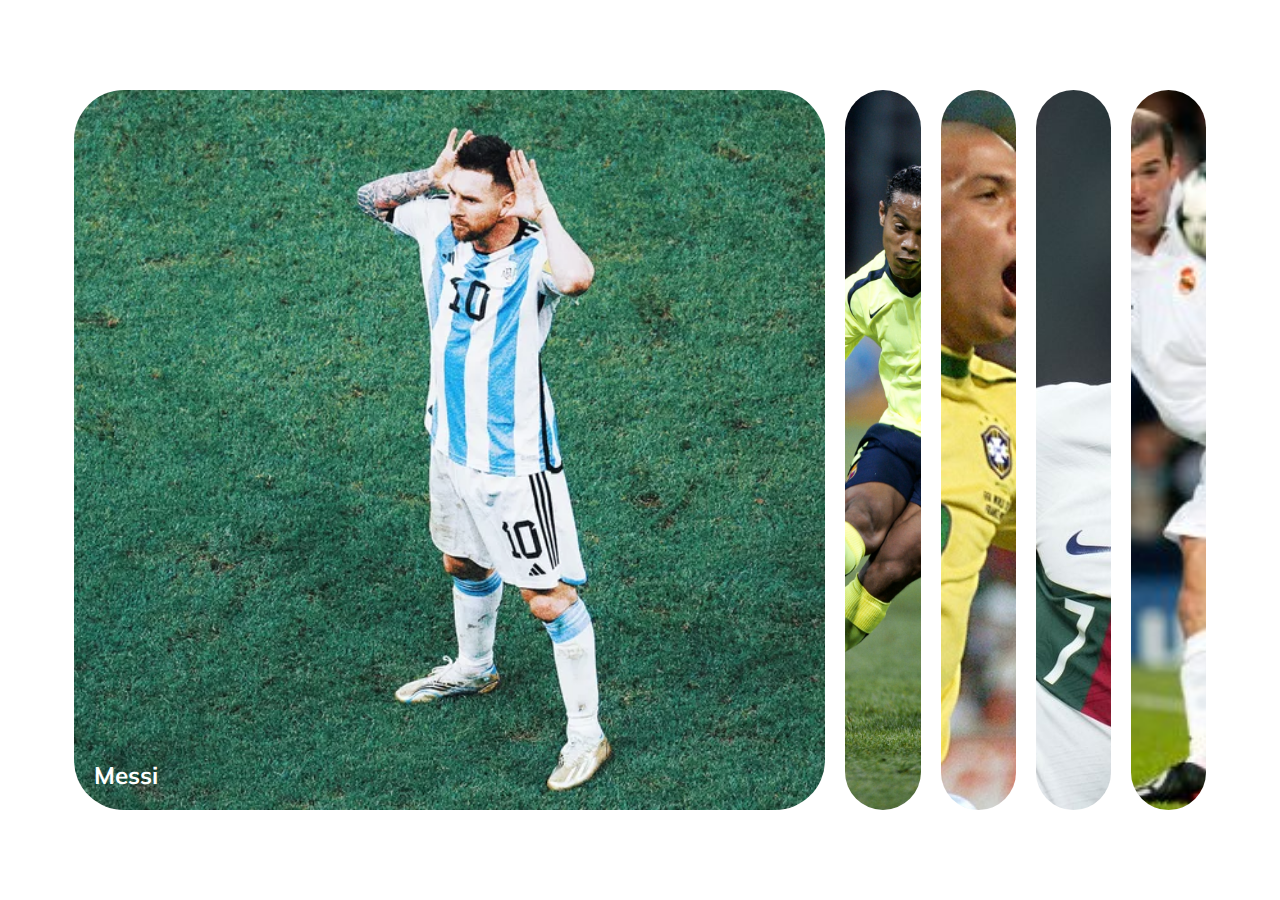
<file: 1_project/index.html>
<!DOCTYPE html>
<html lang="en">
<head>
    <meta charset="UTF-8">
    <meta http-equiv="X-UA-Compatible" content="IE=edge">
    <meta name="viewport" content="width=device-width, initial-scale=1.0">
    <title>Expanding Cards</title>
    <!-- <link rel="stylesheet" href="https://cdnjs.cloudflare.com/ajax/libs/font-awesome/6.2.1/css/all.min.css" integrity="sha512-MV7K8+y+gLIBoVD59lQIYicR65iaqukzvf/nwasF0nqhPay5w/9lJmVM2hMDcnK1OnMGCdVK+iQrJ7lzPJQd1w==" crossorigin="anonymous" referrerpolicy="no-referrer" /> -->
    <link rel="stylesheet" href="style.css">
</head>
<body>
   <div class="container">
      <div class="panel active" style="background-image: url('./assets/MessiNetherlands.webp')">
        <h3>Messi</h3>
      </div>
      <div class="panel" style="background-image: url('./assets/ronaldinho.png')">
        <h3>Ronaldinho</h3>
      </div>
      <div class="panel" style="background-image: url('./assets/Ronaldo_1998.webp')">
        <h3>Brazil Ronaldo</h3>
      </div>
      <div class="panel" style="background-image: url('./assets/ronaldoNew.jpeg')">
        <h3>Cristiano Ronaldo</h3>
      </div>
      <div class="panel" style="background-image: url('./assets/zidane.jpg')">
        <h3>Zizou</h3>
      </div>
   </div>

    <script src="script.js"></script>
</body>
</html>
</file>
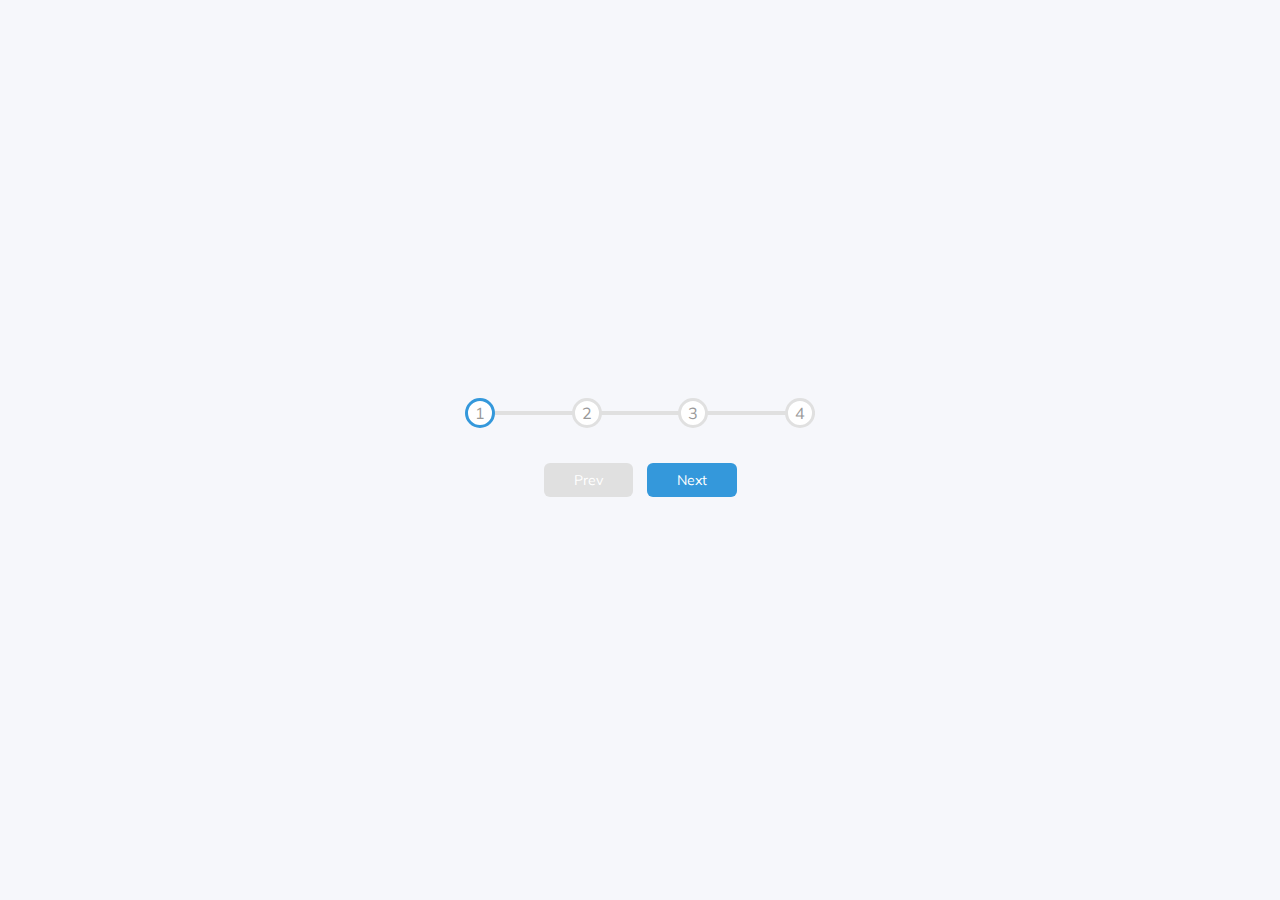
<file: 2_project/index.html>
<!DOCTYPE html>
<html lang="en">
<head>
    <meta charset="UTF-8">
    <meta http-equiv="X-UA-Compatible" content="IE=edge">
    <meta name="viewport" content="width=device-width, initial-scale=1.0">
    <title>Project 2</title>
    <link rel="stylesheet" href="styles.css">
    <script src="app.js" defer></script>
</head>
<body>
    <div class="container">
        <div class="progress-container">
           <div class="progress" id="progress"></div> 
           <div class="circle active">1</div>
           <div class="circle">2</div>
           <div class="circle">3</div>
           <div class="circle">4</div>
        </div>

        <button class="btn" id="prev" disabled>Prev</button>
        <button class="btn" id="next" >Next</button>
    </div>
</body>
</html>
</file>
<file: 1_project/style.css>
@import url('https://fonts.googleapis.com/css2?family=Muli&display=swap');

* {
  box-sizing: border-box;
}

body {
  font-family: 'Muli', sans-serif;
  display: flex;
 
  align-items: center;
  justify-content: center;
  height: 100vh;
  overflow: hidden;
  margin: 0;
}


.container {
    display: flex;
    width: 90vw;
}

.panel {
    background-size: cover;
    background-position: center;
    background-repeat: no-repeat;
    height: 80vh;
    border-radius: 50px;
    color: #fff;
    cursor: pointer;
    flex: 0.5;
    margin: 10px;
    position: relative;
    transition: flex 0.7s ease-in;
}

.panel h3{
    font-size: 24px;
    position: absolute;
    bottom: 20px;
    left: 20px;
    margin: 0;
    opacity: 0;
}

.panel.active{
    flex: 5;
}

.panel.active h3 {
    opacity: 1;
    transition: opacity 0.3s ease-in 0.4s;
}

@media(max-width: 480px) {
    .container {
        width: 100vw;
    }

    .panel:nth-of-type(4),
    .panel:nth-of-type(5) {
        display: none;
    }
}
</file>
<file: 2_project/styles.css>
@import url('https://fonts.googleapis.com/css2?family=Muli&display=swap');

:root {
    --line-border-fill: #3498db;
    --line-border-empty: #e0e0e0;
}

* {
  box-sizing: border-box;
}

body {
  background-color: #f6f7fb;
  font-family: 'Muli', sans-serif;
  display: flex;
  align-items: center;
  justify-content: center;
  height: 100vh;
  overflow: hidden;
  margin: 0;
}

.container{
 text-align: center;
}

.progress-container {
    display: flex;
    justify-content: space-between;
    position: relative;
    margin-bottom: 30px;
    max-width: 100%;
    width: 350px;
}

.progress-container::before{
    content: '';
    background-color: var(--line-border-empty);
    position: absolute;
    top: 50%;
    left: 0;
    transform: translateY(-50%);
    height: 4px;
    width: 100%;
    z-index: -1;
}
.progress{
    background-color: var(--line-border-fill);
    position: absolute;
    top: 50%;
    left: 0;
    transform: translateY(-50%);
    height: 4px;
    width: 0%;
    z-index: -1;
    transition: 0.4s ease;
}

.circle{
    background-color: #fff;
    color: #999;
    border-radius: 50%;
    height: 30px;
    width: 30px;
    display: flex;
    align-items: center;
    justify-content: center;
    border: 3px solid var(--line-border-empty);
    transition: .4s ease;
}

.circle.active {
    border-color: var(--line-border-fill);
}

.btn {
     background-color: var(--line-border-fill);
     color: #fff;
     border: 0;
     border-radius: 6px;
     cursor: pointer;
     font-family: inherit;
     padding: 8px 30px;
     margin: 5px;
     font-size: 14px;
}

.btn:active {
    transform: scale(0.98);
}

.btn:focus {
    outline: 0;
}

.btn:disabled {
    background-color: var(--line-border-empty);
    cursor: not-allowed;
}
</file>
